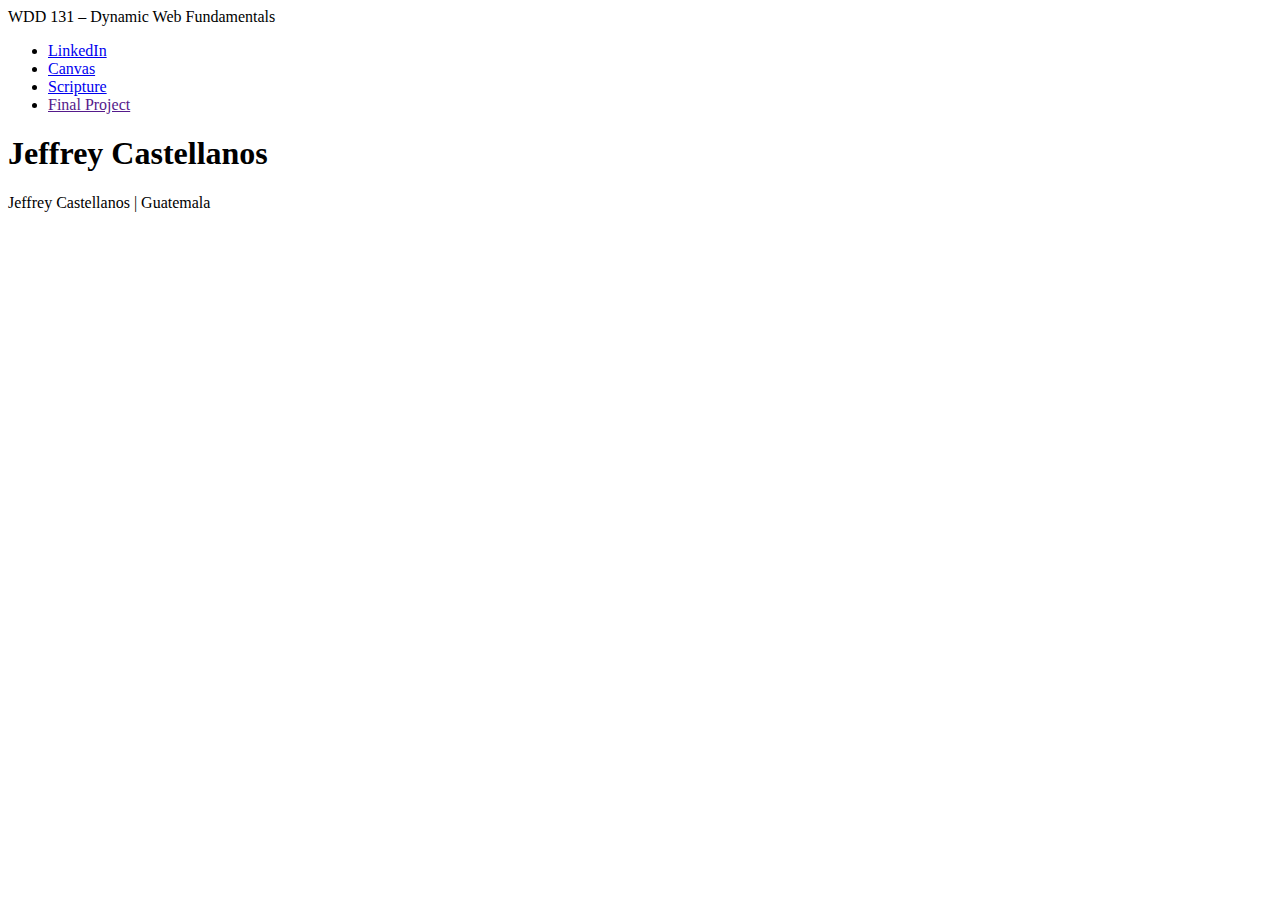
<file: index.html>
<!DOCTYPE html>
<html lang="en">

<head>
    <meta charset="UTF-8">
    <meta name="viewport" content="width=device-width, initial-scale=1.0">
    <title>WDD 131 – Dynamic Web Fundamentals – Jeffrey Castellanos</title>
    <meta name="description"
        content="WDD 131 – Dynamic Web Fundamentals | Jeffrey Castellanos | Introduction to HTML, CSS, and responsive web design fundamentals.">
    <meta name="author" content="Jeffrey Castellanos">
</head>

<body>
    <header>WDD 131 – Dynamic Web Fundamentals</header>
    <nav>
        <ul>
            <li><a href="www.linkedin.com/in/jeffrey-castellanos-spillari">LinkedIn</a></li>
            <li><a href="https://byupw.instructure.com/">Canvas</a></li>
            <li><a
                    href="https://www.churchofjesuschrist.org/study/scriptures/bofm/1-ne/3?lang=eng&id=p7#p7">Scripture</a>
            </li>
            <li><a href="">Final Project</a></li>
        </ul>
    </nav>
    <main>
        <h1>Jeffrey Castellanos</h1>
        <section class=""></section>
        <section class=""></section>
    </main>
    <footer>
        
        <span id="currentyear">Jeffrey Castellanos | Guatemala</span>
        
        <p id="lasModified"></p>
    </footer>
</body>

</html>
</file>
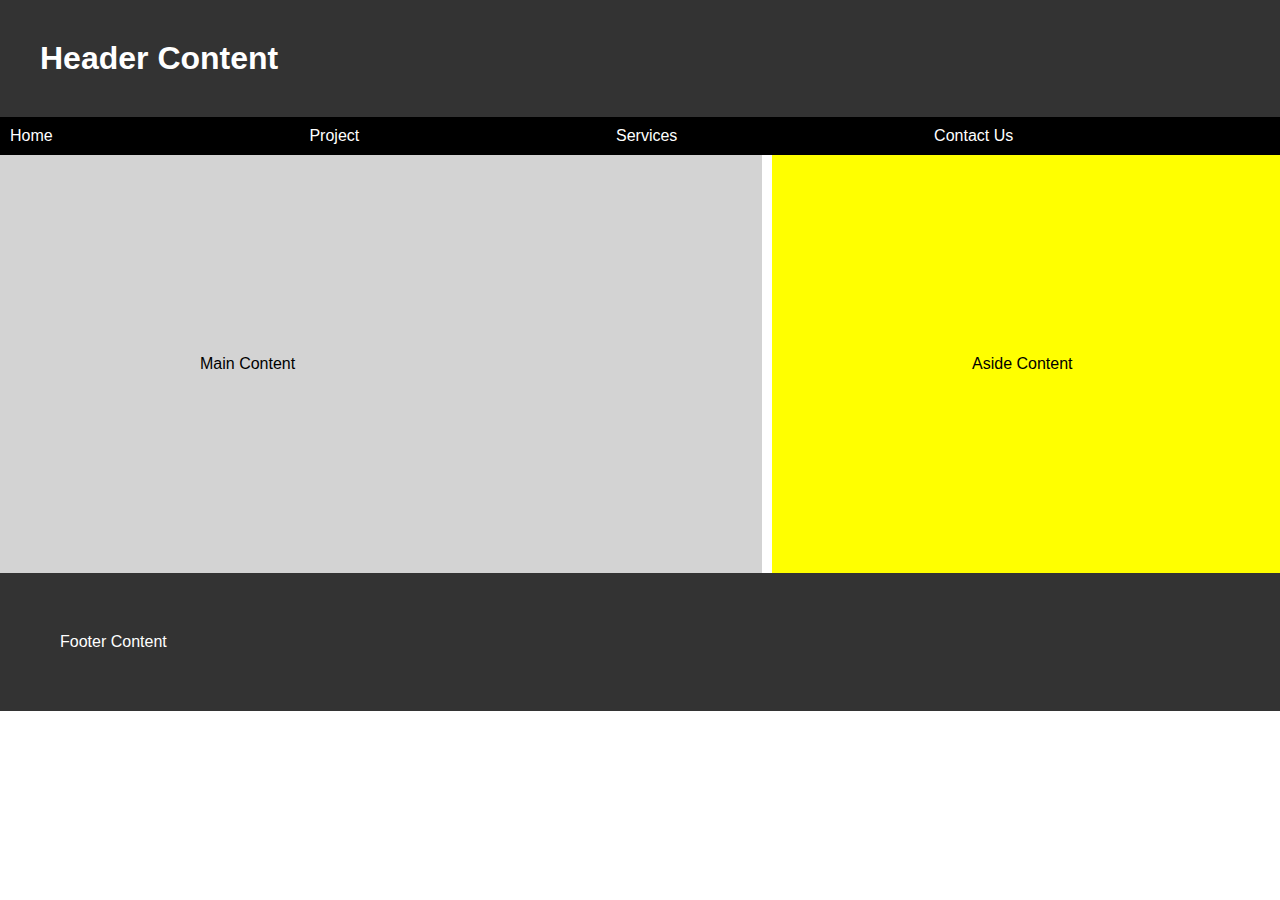
<file: week01/index.html>
<!DOCTYPE html>
<html lang="en">

<head>
    <meta charset="UTF-8">
    <meta name="viewport" content="width=device-width, initial-scale=1.0">
    <title></title>
    <link rel="stylesheet" href="styles/layout.css">
</head>

<body>
    <h1>Header Content</h1>
    <nav>
        <ul class="navigation">
            <li><a>Home</a></li>
            <li><a>Project</a></li>
            <li><a>Services</a></li>
            <li><a>Contact Us</a></li>
        </ul>
    </nav>
    <main>
        <div class="parent">
            <div class="main">
                Main Content
            </div>
            <div class="aside">
                Aside Content
            </div>
        </div>
    </main>
    <footer>
        <p>Footer Content </p>
    </footer>
</body>

</html>
</file>
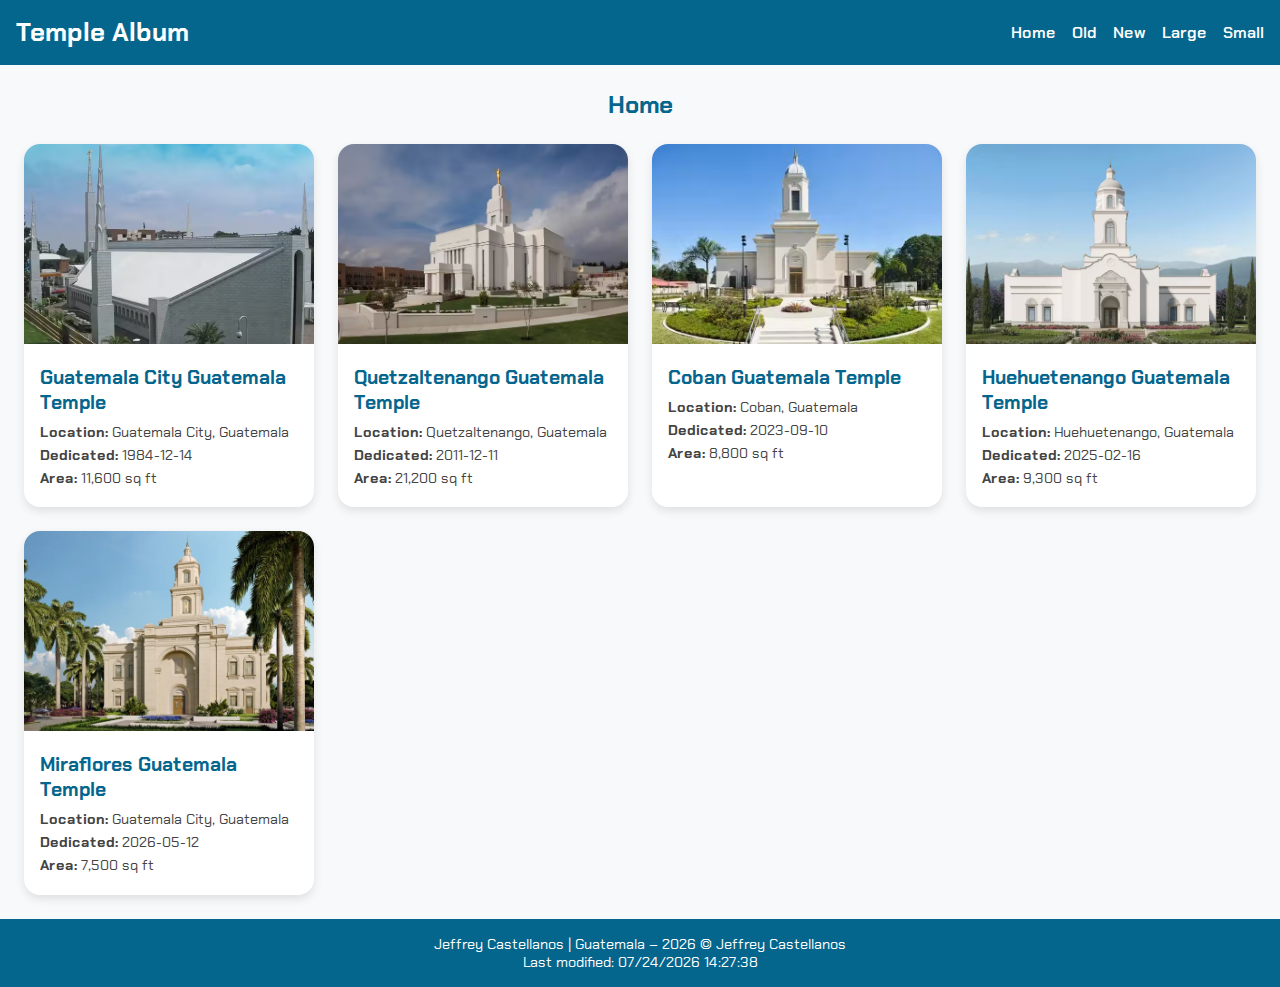
<file: filtered-temples.html>
<!DOCTYPE html>
<html lang="en">

<head>
    <meta charset="UTF-8">
    <meta name="viewport" content="width=device-width, initial-scale=1.0">
    <title>Filtered Temples - Jeffrey Castellanos</title>
    <meta name="description" content="WDD 131 - Dynamic Web Fundamentals - Jeffrey Castellanos - Filtered Temples Page">
    <meta name="author" content="Jeffrey Castellanos">
    <link rel="preconnect" href="https://fonts.googleapis.com">
    <link rel="preconnect" href="https://fonts.gstatic.com" crossorigin>
    <link href="https://fonts.googleapis.com/css2?family=Chakra+Petch:wght@400;600;700&display=swap" rel="stylesheet">
    <link rel="stylesheet" href="style/filtered-temple.css">
    <script defer src="script/getdates.js"></script>
    <script defer src="script/filtered-temple.js"></script>
</head>

<body>
    <header>
        <h1>Temple Album</h1>
        <button class="hamburger">☰</button>
        <nav class="navbar">
            <a href="#" data-filter="home">Home</a>
            <a href="#" data-filter="old">Old</a>
            <a href="#" data-filter="new">New</a>
            <a href="#" data-filter="large">Large</a>
            <a href="#" data-filter="small">Small</a>
        </nav>
    </header>

    <main>
        <h2 id="page-title">Home</h2>
        <div class="temple-container"></div>
    </main>

    <footer>
        <p><span id="currentyear"></span> © Jeffrey Castellanos</p>
        <p id="lastModified"></p>
    </footer>

    <script>
        // Mobile menu toggle
        const btn = document.querySelector('.hamburger');
        const nav = document.querySelector('.navbar');
        btn.addEventListener('click', () => nav.classList.toggle('show'));
    </script>
</body>

</html>
</file>
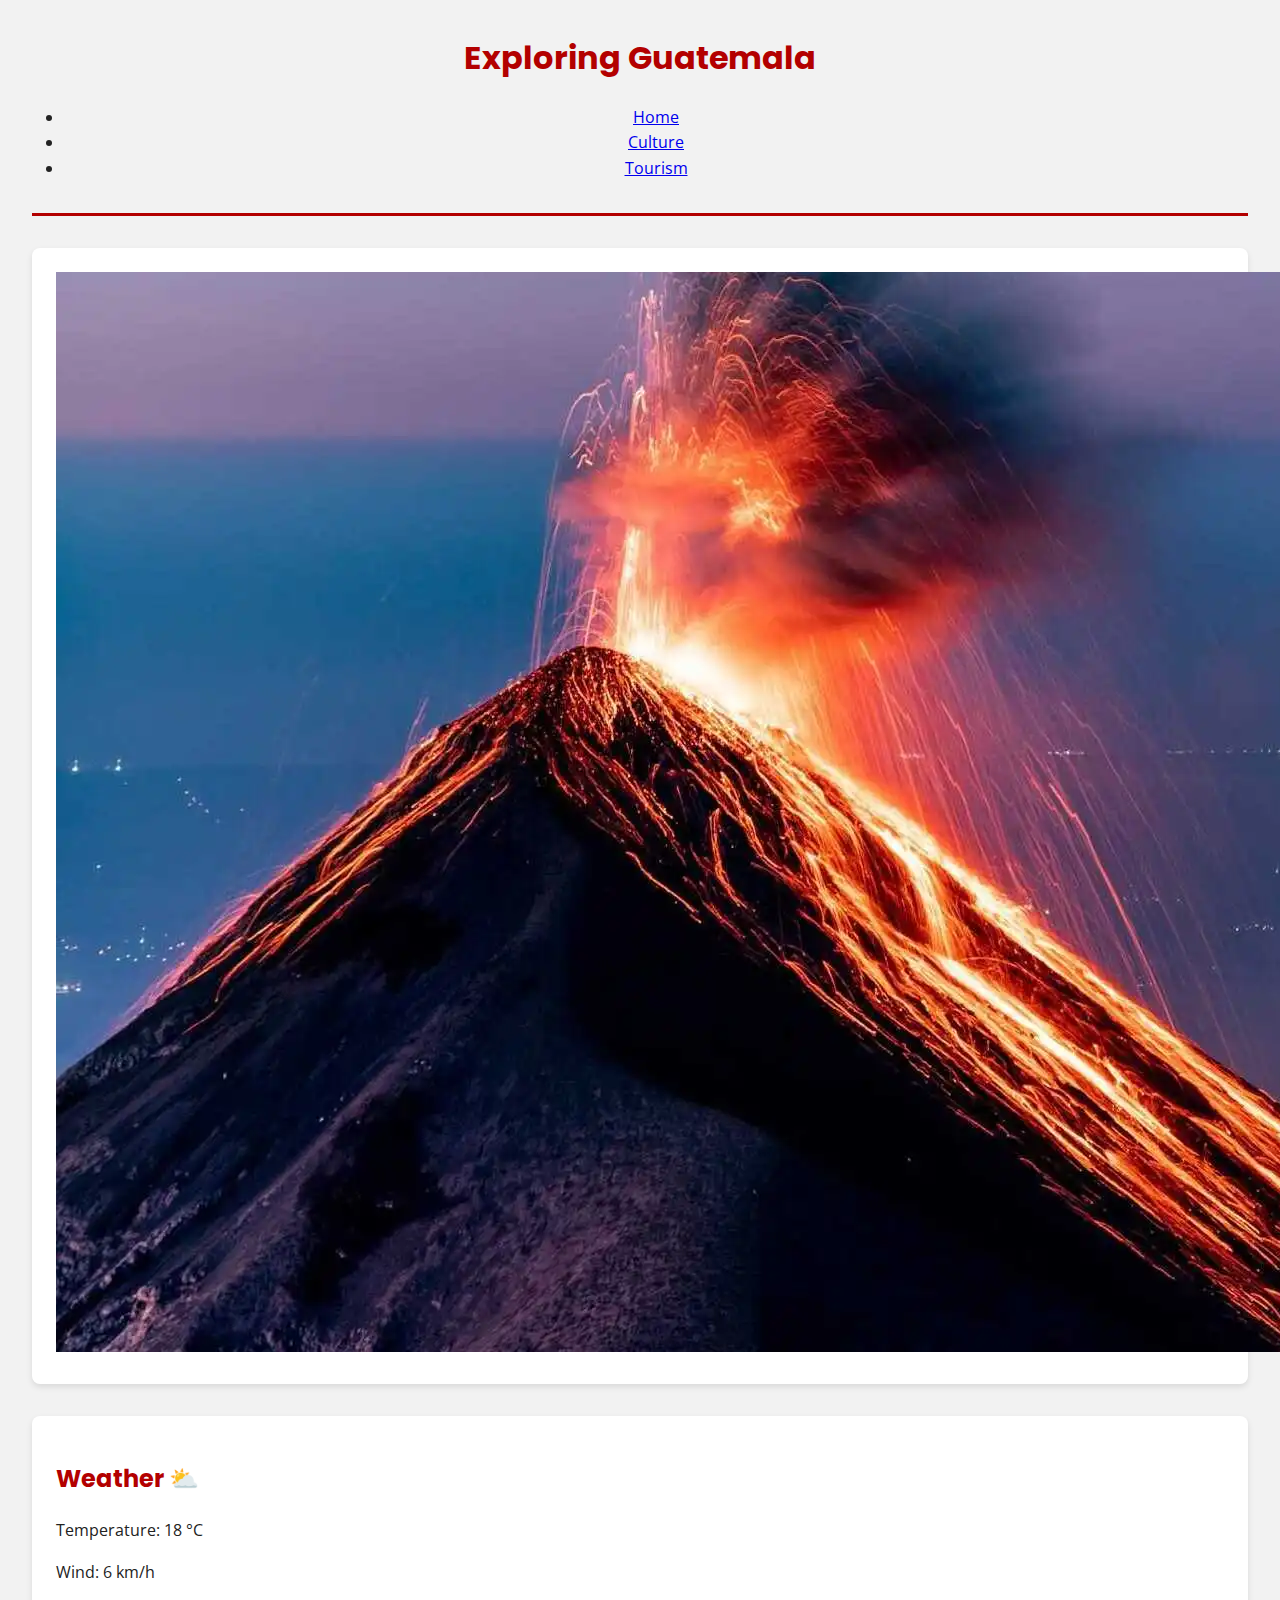
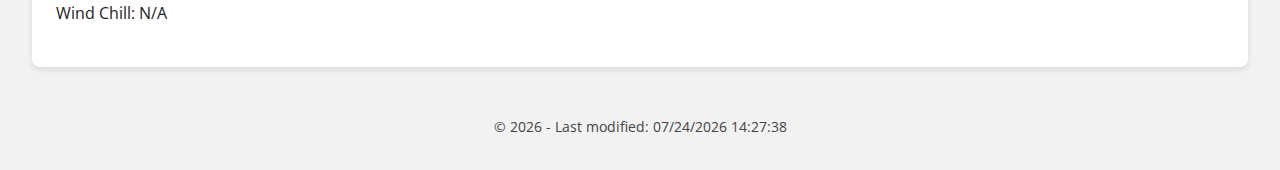
<file: place.html>
<!DOCTYPE html>
<html lang="en">

<head>
    <meta charset="UTF-8">
    <meta name="viewport" content="width=device-width, initial-scale=1.0">
    <title>My Favorite Country</title>
    <link rel="stylesheet" href="style/planstyle.css">
    <script defer src="script/main.js"></script>
</head>

<body>
    <header>
        <h1>Exploring Guatemala</h1>
        <nav>
            <ul>
                <li><a href="#">Home</a></li>
                <li><a href="#">Culture</a></li>
                <li><a href="#">Tourism</a></li>
            </ul>
        </nav>
    </header>

    <section class="hero">
        <picture>
            <source media="(min-width: 1024px)" srcset="images/Volcano-fuego.webp">
            <source media="(min-width: 768px)" srcset="images/tikal_temple1">
            <img src="images/textiles1.jpg" alt="Featured image of Guatemala">
        </picture>
    </section>

    <section class="weather">
        <h2>Weather <span class="emoji">⛅</span></h2>
        <p>Temperature: <span id="temp">18</span> °C</p>
        <p>Wind: <span id="wind">6</span> km/h</p>
        <p>Wind Chill: <span id="windchill">N/A</span></p>
    </section>
    <footer>
        <p>&copy; <span id="year"></span> - Last modified: <span id="lastModified"></span></p>
    </footer>

</body>

</html>
</file>
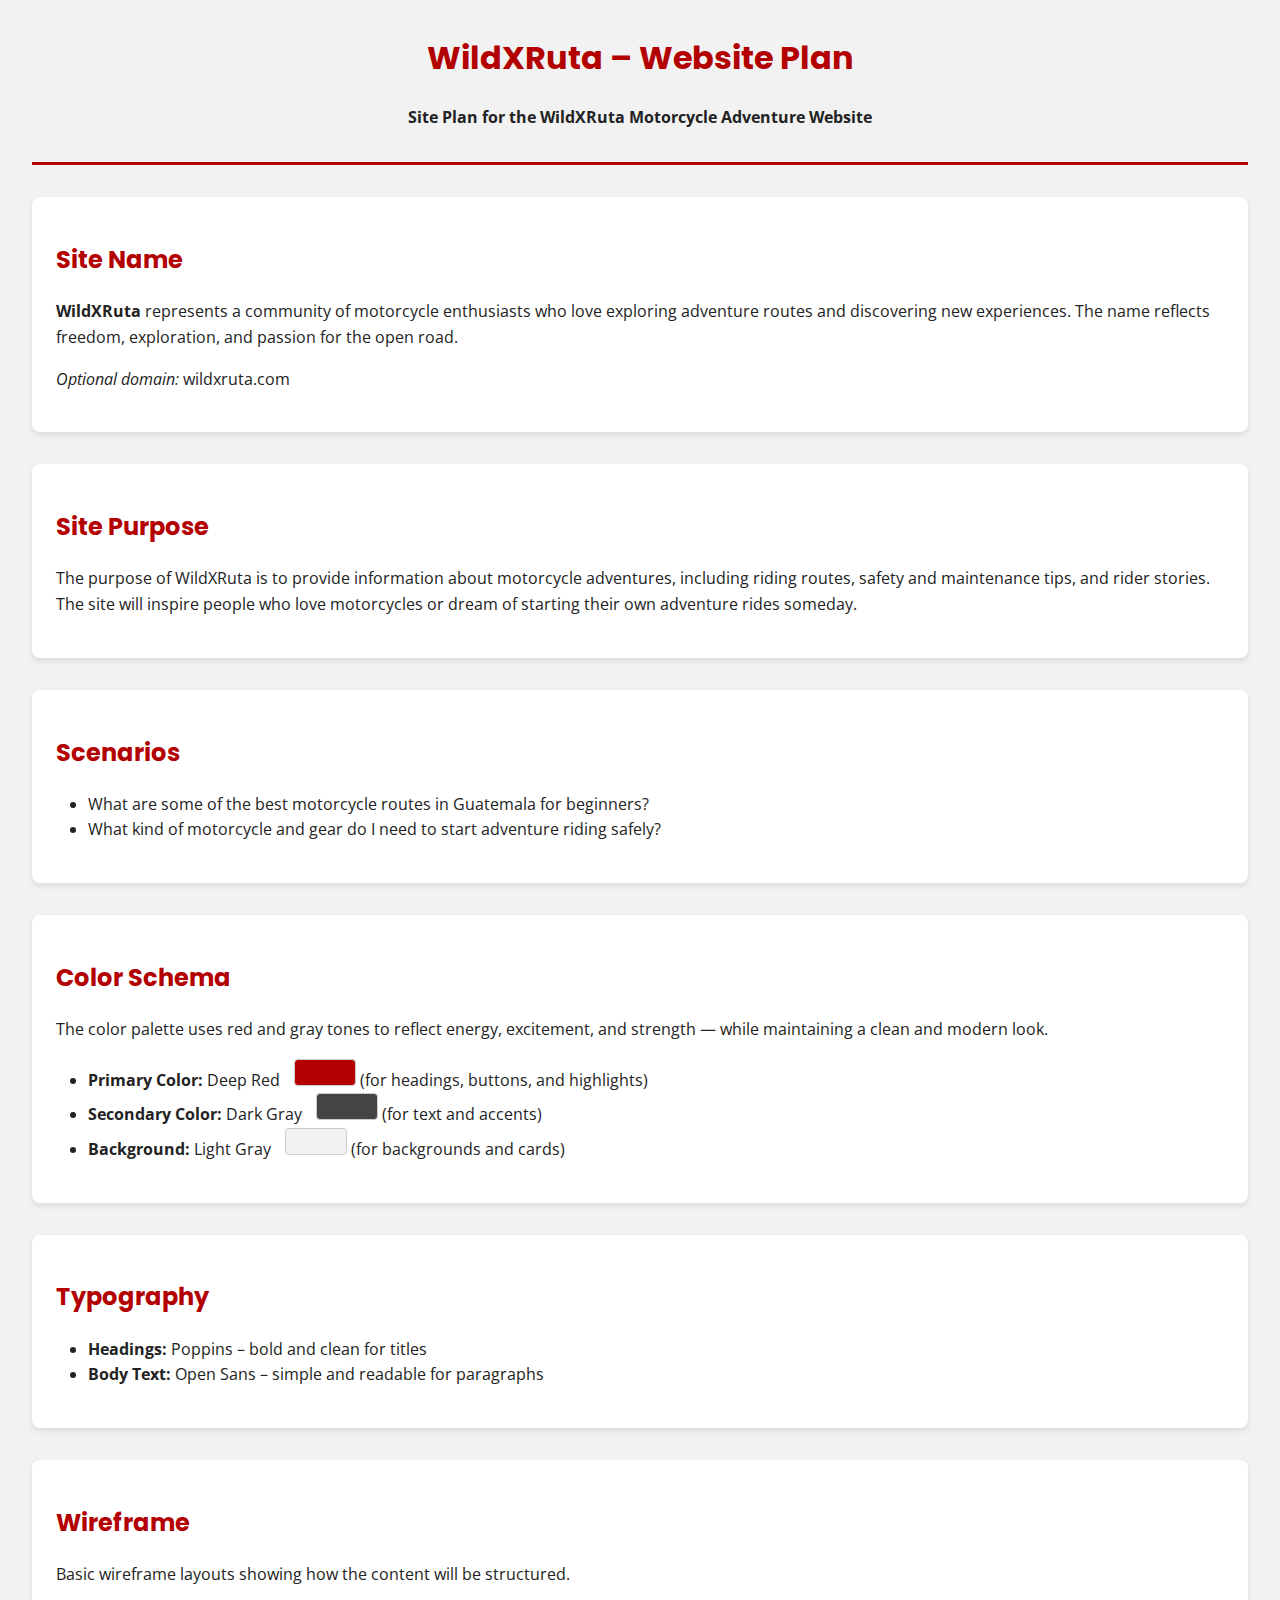
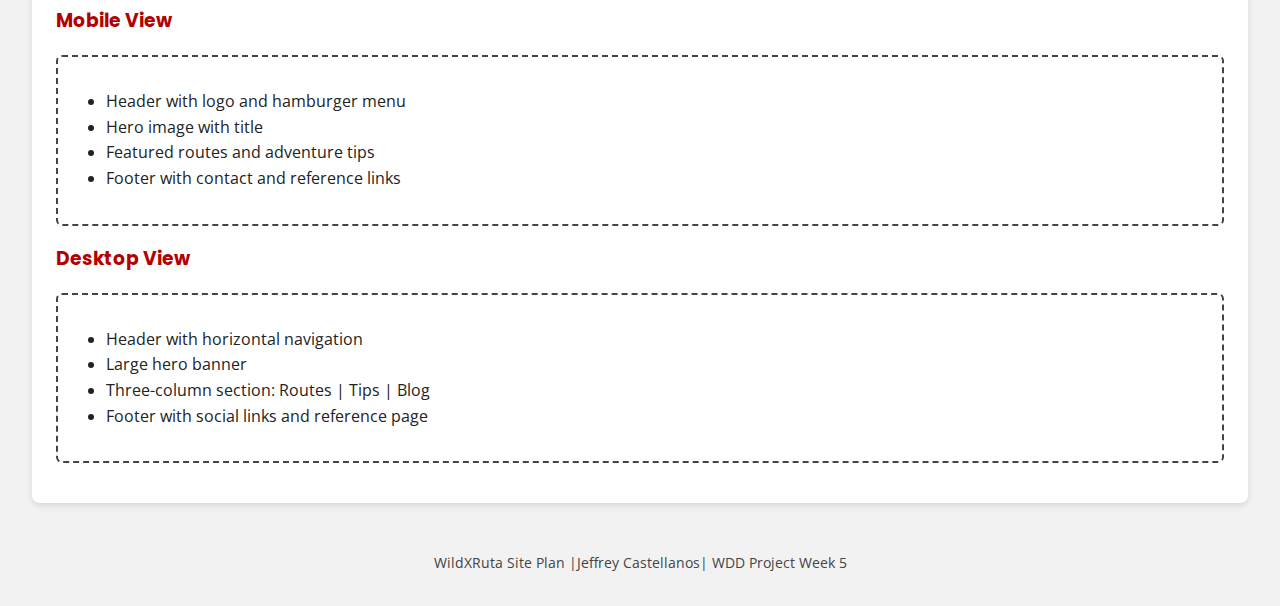
<file: siteplan.html>
<!DOCTYPE html>
<html lang="en">

<head>
    <meta charset="UTF-8" />
    <meta name="viewport" content="width=device-width, initial-scale=1.0" />
    <title>WildXRuta Site Plan</title>
    <link rel="stylesheet" href="style/planstyle.css" />
</head>

<body>
    <header>
        <h1>WildXRuta – Website Plan</h1>
        <p><strong>Site Plan for the WildXRuta Motorcycle Adventure Website</strong></p>
    </header>

    <main>
        <section>
            <h2>Site Name</h2>
            <p><strong>WildXRuta</strong> represents a community of motorcycle enthusiasts who love exploring adventure
                routes and discovering new experiences. The name reflects freedom, exploration, and passion for the open
                road.</p>
            <p><em>Optional domain:</em> wildxruta.com</p>
        </section>

        <section>
            <h2>Site Purpose</h2>
            <p>The purpose of WildXRuta is to provide information about motorcycle adventures, including riding routes,
                safety and maintenance tips, and rider stories. The site will inspire people who love motorcycles or
                dream of starting their own adventure rides someday.</p>
        </section>

        <section>
            <h2>Scenarios</h2>
            <ul>
                <li>What are some of the best motorcycle routes in Guatemala for beginners?</li>
                <li>What kind of motorcycle and gear do I need to start adventure riding safely?</li>
            </ul>
        </section>

        <section>
            <h2>Color Schema</h2>
            <p>The color palette uses red and gray tones to reflect energy, excitement, and strength — while maintaining
                a clean and modern look.</p>
            <ul>
                <li><strong>Primary Color:</strong> Deep Red <span class="color-sample red"></span> (for headings,
                    buttons, and highlights)</li>
                <li><strong>Secondary Color:</strong> Dark Gray <span class="color-sample gray"></span> (for text and
                    accents)</li>
                <li><strong>Background:</strong> Light Gray <span class="color-sample lightgray"></span> (for
                    backgrounds and cards)</li>
            </ul>
        </section>

        <section>
            <h2>Typography</h2>
            <ul>
                <li><strong>Headings:</strong> Poppins – bold and clean for titles</li>
                <li><strong>Body Text:</strong> Open Sans – simple and readable for paragraphs</li>
            </ul>
        </section>

        <section>
            <h2>Wireframe</h2>
            <p>Basic wireframe layouts showing how the content will be structured.</p>

            <h3>Mobile View</h3>
            <div class="wireframe">
                <ul>
                    <li>Header with logo and hamburger menu</li>
                    <li>Hero image with title</li>
                    <li>Featured routes and adventure tips</li>
                    <li>Footer with contact and reference links</li>
                </ul>
            </div>

            <h3>Desktop View</h3>
            <div class="wireframe">
                <ul>
                    <li>Header with horizontal navigation</li>
                    <li>Large hero banner</li>
                    <li>Three-column section: Routes | Tips | Blog</li>
                    <li>Footer with social links and reference page</li>
                </ul>
            </div>
        </section>
    </main>

    <footer>
        <p>WildXRuta Site Plan |Jeffrey Castellanos| WDD Project Week 5</p>
    </footer>
</body>

</html>
</file>
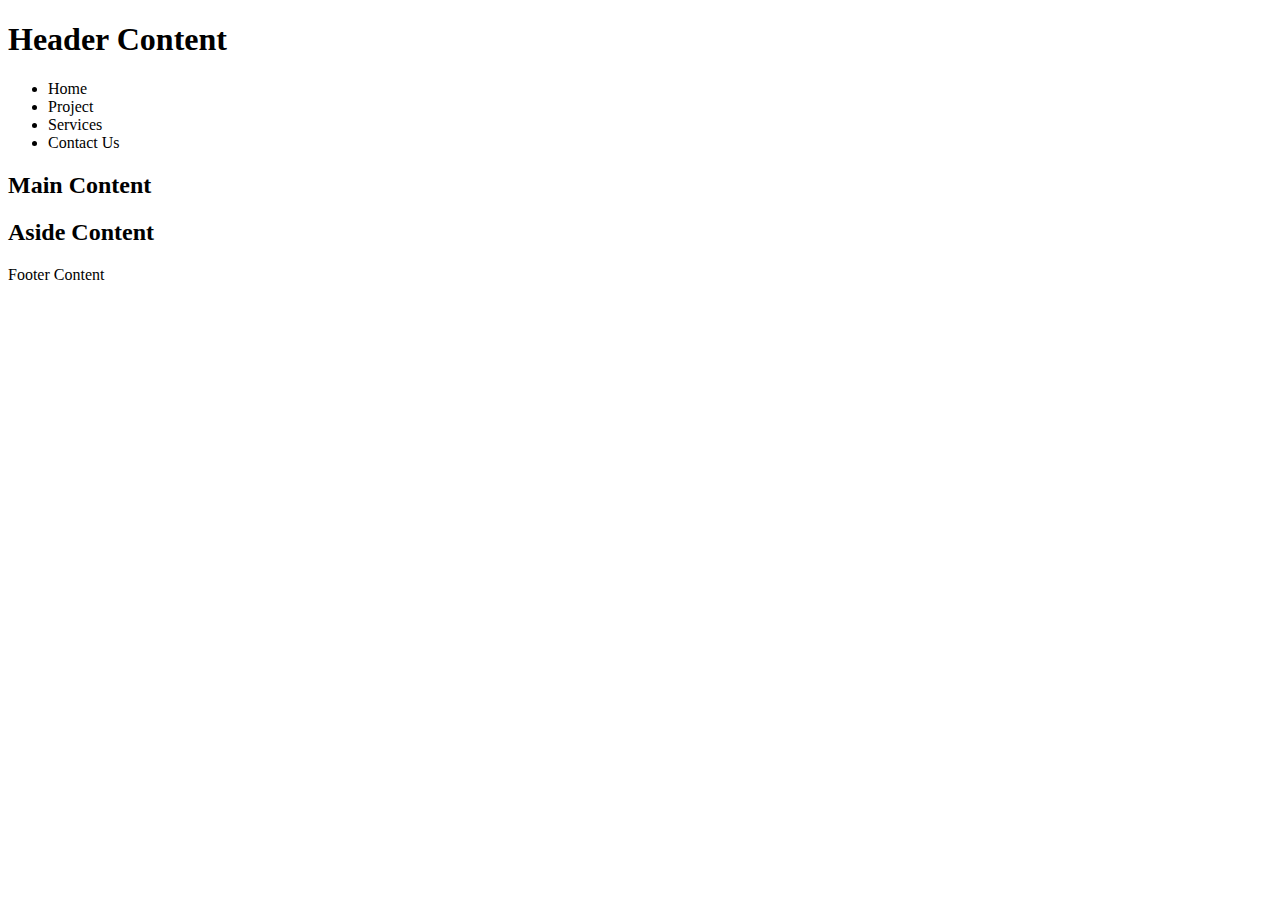
<file: week01/basic-loyal.html>
<!DOCTYPE html>
<html lang="en">

<head>
    <meta charset="UTF-8">
    <meta name="viewport" content="width=device-width, initial-scale=1.0">
    <title></title>
</head>

<body>
    <h1>Header Content</h1>
    <nav>
        <ul>
            <li>Home</li>
            <li>Project</li>
            <li>Services</li>
            <li>Contact Us</li>
        </ul>
    </nav>
    <section>
        <h2>Main Content</h2>
    </section>
    <section>
        <h2>Aside Content</h2>
    </section>
    </main>
    <footer>
        <p>Footer Content </p>
    </footer>
</body>

</html>
</file>
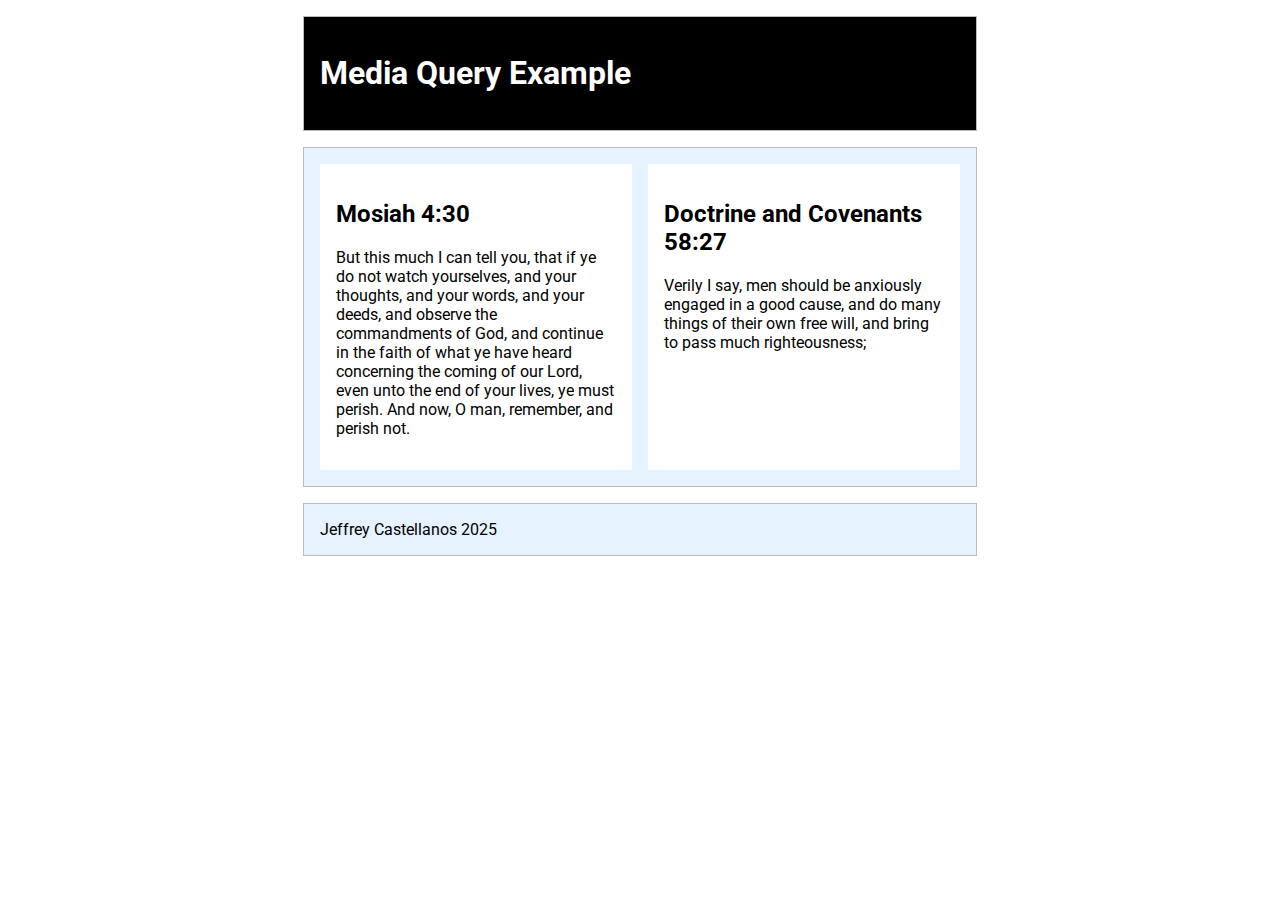
<file: week02/media-query.html>
<!DOCTYPE html>
<html lang="en">

<head>
    <meta charset="UTF-8">
    <meta name="viewport" content="width=device-width, initial-scale=1.0">
    <title>WDD131 - Media Query Example</title>
    <meta name="description" content="Media query learning activity example page.">
    <meta name="autor" content="Jeffrey Castellanos">
    <link rel="preconnect" href="https://fonts.googleapis.com">
    <link rel="preconnect" href="https://fonts.gstatic.com" crossorigin>
    <link href="https://fonts.googleapis.com/css2?family=Roboto:ital,wght@0,100..900;1,100..900&display=swap"
        rel="stylesheet">
    <link rel="stylesheet" href="styles/media-query.css">
    <link rel="stylesheet" href="styles/media-query-large.css">
</head>
<body>
    <header>
        <h1>Media Query Example</h1>
    </header>
    <main>
        <section>
            <h2>Mosiah 4:30</h2>
            <p>But this much I can tell you, that if ye do not watch yourselves, and your thoughts, and your words, and your deeds, and
            observe the commandments of God, and continue in the faith of what ye have heard concerning the coming of our Lord, even
            unto the end of your lives, ye must perish. And now, O man, remember, and perish not.</p>
        </section>
        <section>
            <h2>Doctrine and Covenants 58:27</h2>
            <p>Verily I say, men should be anxiously engaged in a good cause, and do many things of their own free will, and bring to
            pass much righteousness;</p>
        </section>
    </main>

     <footer>Jeffrey Castellanos 2025</footer>
</body>

</html>
</file>
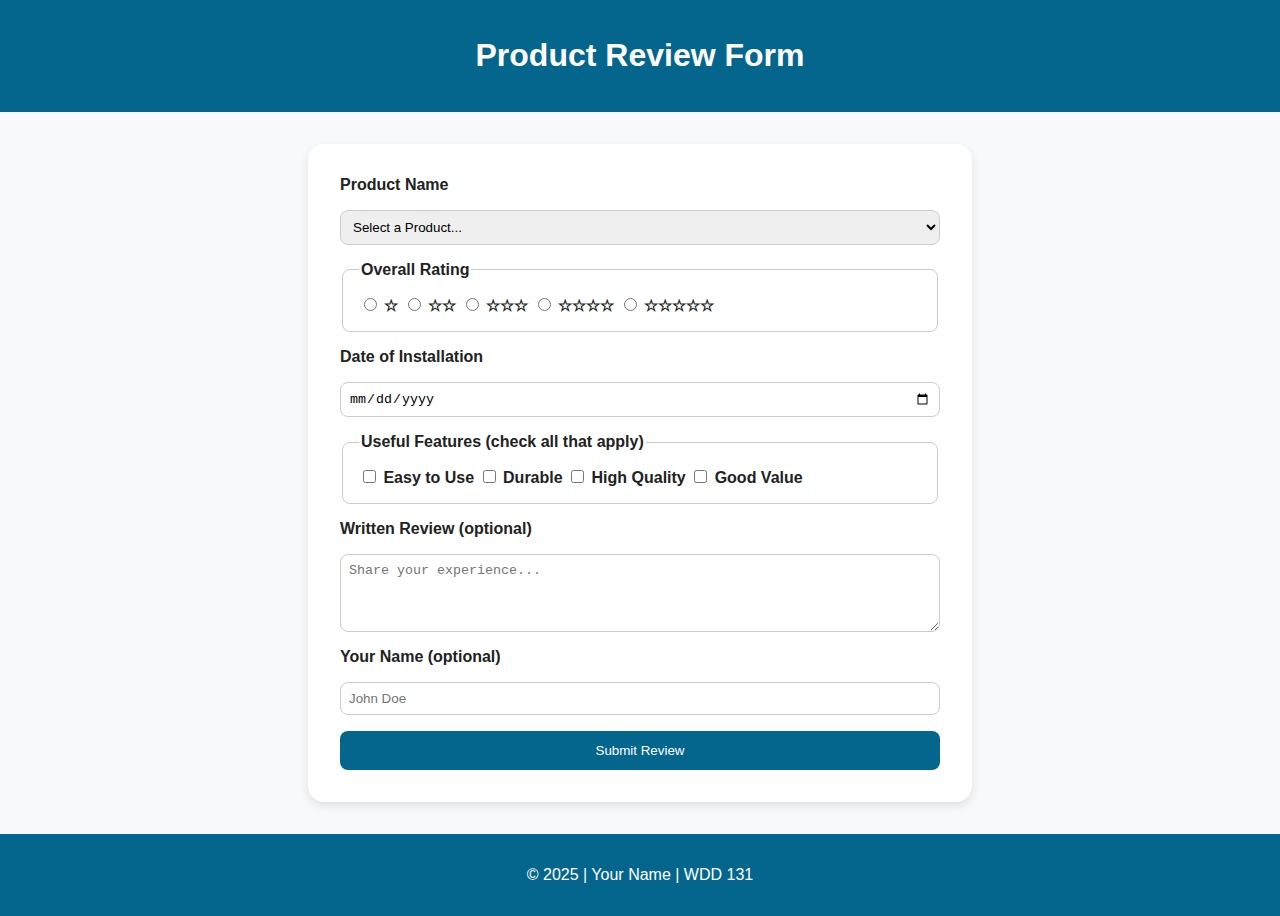
<file: week05/form.html>
<!DOCTYPE html>
<html lang="en">

<head>
    <meta charset="UTF-8" />
    <meta name="viewport" content="width=device-width, initial-scale=1.0" />
    <title>Product Review Form</title>
    <link rel="stylesheet" href="styles/form.css" />
    <script src="scripts/form.js" defer></script>
</head>

<body>
    <header>
        <h1>Product Review Form</h1>
    </header>

    <main>
        <form method="get" action="review.html" class="review-form">
            <!-- Product Name -->
            <label for="productName">Product Name</label>
            <select id="productName" name="productName" required>
                <option value="" disabled selected>Select a Product...</option>
                <!-- options will be dynamically added -->
            </select>

            <!-- Overall Rating -->
            <fieldset>
                <legend>Overall Rating</legend>
                <label>
                    <input type="radio" name="rating" value="1" required />
                    ☆
                </label>
                <label>
                    <input type="radio" name="rating" value="2" />
                    ☆☆
                </label>
                <label>
                    <input type="radio" name="rating" value="3" />
                    ☆☆☆
                </label>
                <label>
                    <input type="radio" name="rating" value="4" />
                    ☆☆☆☆
                </label>
                <label>
                    <input type="radio" name="rating" value="5" />
                    ☆☆☆☆☆
                </label>
            </fieldset>

            <!-- Date of Installation -->
            <label for="installDate">Date of Installation</label>
            <input type="date" id="installDate" name="installDate" required />

            <!-- Useful Features -->
            <fieldset>
                <legend>Useful Features (check all that apply)</legend>
                <label><input type="checkbox" name="features" value="Easy to Use" /> Easy to Use</label>
                <label><input type="checkbox" name="features" value="Durable" /> Durable</label>
                <label><input type="checkbox" name="features" value="High Quality" /> High Quality</label>
                <label><input type="checkbox" name="features" value="Good Value" /> Good Value</label>
            </fieldset>

            <!-- Written Review -->
            <label for="reviewText">Written Review (optional)</label>
            <textarea id="reviewText" name="reviewText" rows="4" placeholder="Share your experience..."></textarea>

            <!-- User Name -->
            <label for="userName">Your Name (optional)</label>
            <input type="text" id="userName" name="userName" placeholder="John Doe" />

            <!-- Submit -->
            <input type="submit" value="Submit Review" />
        </form>
    </main>

    <footer>
        <p>&copy; 2025 | Your Name | WDD 131</p>
    </footer>
</body>

</html>
</file>
<file: week01/styles/layout.css>
* {
    margin: 0;
    padding: 0;
}

body {
    font-family: acme, Arial, sans-serif;
}

h1 {
    background-color: #333;
    color: white;
    padding: 40px;
}

.navigation {
    list-style: none;
    display: flex;
    flex-wrap: wrap;
    background-color: black;
    color: white;

    padding: 10px;
}

.navigation li {
    flex: 1 1 auto;
}

.navigation a:hover {
    font-weight: 700;
    text-decoration: underline;
    text-decoration-color: gray;
}

.parent {
    display: grid;
    grid-template-columns: 3fr 2fr;
    gap: 10px;
}

.main {
    background-color: lightgrey;
    padding: 200px
}

.aside {
    background-color: yellow;
    padding: 200px
}

p {
    background-color: #333;
    color: white;
    padding: 60px;
    align-content: center;
}
</file>
<file: style/filtered-temple.css>
/* ==== Global Styles ==== */
:root {
    --bg-color: #f8f9fa;
    --primary-color: #05668D;
    --text-color: #222;
    --card-bg: #fff;
    --border-radius: 1rem;
    --shadow: 0 4px 10px rgba(0, 0, 0, 0.1);
}

* {
    box-sizing: border-box;
    margin: 0;
    padding: 0;
}

body {
    font-family: 'Chakra Petch', sans-serif;
    background-color: var(--bg-color);
    color: var(--text-color);
    display: flex;
    flex-direction: column;
    min-height: 100vh;
}

/* ==== Header ==== */
header {
    background-color: var(--primary-color);
    color: white;
    padding: 1rem;
    display: flex;
    align-items: center;
    justify-content: space-between;
    position: sticky;
    top: 0;
    z-index: 10;
}

header h1 {
    font-size: 1.6rem;
}

/* ==== Navigation ==== */
.navbar {
    display: flex;
    gap: 1rem;
}

.navbar a {
    color: white;
    text-decoration: none;
    font-weight: 600;
    transition: opacity 0.2s;
}

.navbar a:hover {
    opacity: 0.8;
}

/* Hamburger (mobile) */
.hamburger {
    display: none;
    font-size: 1.5rem;
    background: none;
    border: none;
    color: white;
    cursor: pointer;
}

.navbar.show {
    display: flex;
    flex-direction: column;
    background-color: var(--primary-color);
    position: absolute;
    top: 70px;
    left: 0;
    width: 100%;
    padding: 1rem;
}

/* ==== Main ==== */
main {
    flex: 1;
    padding: 1.5rem;
    text-align: center;
}

main h2 {
    margin-bottom: 1.5rem;
    color: var(--primary-color);
}

/* ==== Temple Cards ==== */
.temple-container {
    display: grid;
    grid-template-columns: repeat(auto-fit, minmax(260px, 1fr));
    gap: 1.5rem;
    justify-items: center;
}

.temple-container figure {
    background-color: var(--card-bg);
    border-radius: var(--border-radius);
    box-shadow: var(--shadow);
    overflow: hidden;
    transition: transform 0.3s ease;
    width: 100%;
    max-width: 300px;
}

.temple-container figure:hover {
    transform: scale(1.03);
}

.temple-container img {
    width: 100%;
    height: 200px;
    object-fit: cover;
}

.temple-container figcaption {
    padding: 1rem;
    text-align: left;
}

.temple-container h3 {
    font-size: 1.2rem;
    color: var(--primary-color);
    margin-bottom: 0.5rem;
}

.temple-container p {
    font-size: 0.9rem;
    margin: 0.3rem 0;
    color: #444;
}

/* ==== Footer ==== */
footer {
    background-color: var(--primary-color);
    color: white;
    text-align: center;
    padding: 1rem;
    font-size: 0.9rem;
    margin-top: auto;
}

/* ==== Responsive ==== */
@media (max-width: 700px) {
    .hamburger {
        display: block;
    }

    .navbar {
        display: none;
        flex-direction: column;
        gap: 1rem;
    }
}
</file>
<file: style/planstyle.css>
@import url('https://fonts.googleapis.com/css2?family=Open+Sans&family=Poppins:wght@600&display=swap');

:root {
    --primary-color: #b30000;
    /* Deep red */
    --secondary-color: #444444;
    /* Dark gray */
    --light-gray: #f2f2f2;
    /* Soft background */
    --text-color: #222;
    --heading-font: "Poppins", sans-serif;
    --body-font: "Open Sans", sans-serif;
}

body {
    font-family: var(--body-font);
    background-color: var(--light-gray);
    color: var(--text-color);
    margin: 2rem;
    line-height: 1.6;
}

header {
    text-align: center;
    border-bottom: 3px solid var(--primary-color);
    padding-bottom: 1rem;
}

h1,
h2,
h3 {
    font-family: var(--heading-font);
    color: var(--primary-color);
}

section {
    margin: 2rem 0;
    background-color: white;
    padding: 1.5rem;
    border-radius: 8px;
    box-shadow: 0 3px 6px rgba(0, 0, 0, 0.1);
}

ul {
    list-style-type: disc;
    padding-left: 2rem;
}

.color-sample {
    display: inline-block;
    width: 60px;
    height: 25px;
    margin-left: 10px;
    border-radius: 4px;
    border: 1px solid #ccc;
}

.color-sample.red {
    background-color: var(--primary-color);
}

.color-sample.gray {
    background-color: var(--secondary-color);
}

.color-sample.lightgray {
    background-color: var(--light-gray);
}

.wireframe {
    border: 2px dashed var(--secondary-color);
    background-color: #fff;
    padding: 1rem;
    margin: 1rem 0;
    border-radius: 6px;
}

footer {
    text-align: center;
    margin-top: 3rem;
    font-size: 0.9rem;
    color: var(--secondary-color);
}
</file>
<file: week02/styles/media-query.css>
body {font-family: 'Roboto', sans-serif;}

header, main, footer {
  max-width: 640px;
  margin: 1rem auto;
  border: 1px solid #bbb;
  padding: 1rem;
  background-color: #e6f2ff;
}

main {
  display: grid;
  grid-template-columns: 1fr;
  grid-gap: 1rem;
}

section {
  padding: 1rem;
  background-color: #fff;
}
</file>
<file: week02/styles/media-query-large.css>
@media screen and (min-width: 500px) {
    header {
        background-color: #000;
        color: #fff;
    }

    main {
        grid-template-columns: 1fr 1fr;
    }
}
</file>
<file: week05/styles/form.css>
body {
    font-family: "Poppins", sans-serif;
    background-color: #f8f9fa;
    color: #222;
    margin: 0;
    padding: 0;
}

header,
footer {
    text-align: center;
    padding: 1rem;
    background-color: #05668D;
    color: white;
}

main {
    max-width: 600px;
    margin: 2rem auto;
    background: white;
    padding: 2rem;
    border-radius: 1rem;
    box-shadow: 0 4px 10px rgba(0, 0, 0, 0.1);
}

form {
    display: flex;
    flex-direction: column;
    gap: 1rem;
}

label,
legend {
    font-weight: 600;
}

input[type="text"],
input[type="date"],
select,
textarea {
    padding: 0.5rem;
    border: 1px solid #ccc;
    border-radius: 0.5rem;
}

input[type="submit"] {
    background-color: #05668D;
    color: white;
    border: none;
    padding: 0.75rem;
    border-radius: 0.5rem;
    cursor: pointer;
}

input[type="submit"]:hover {
    background-color: #028090;
}

fieldset {
    border: 1px solid #ccc;
    border-radius: 0.5rem;
    padding: 1rem;
}

@media (max-width: 600px) {
    main {
        margin: 1rem;
        padding: 1rem;
    }
}
</file>
